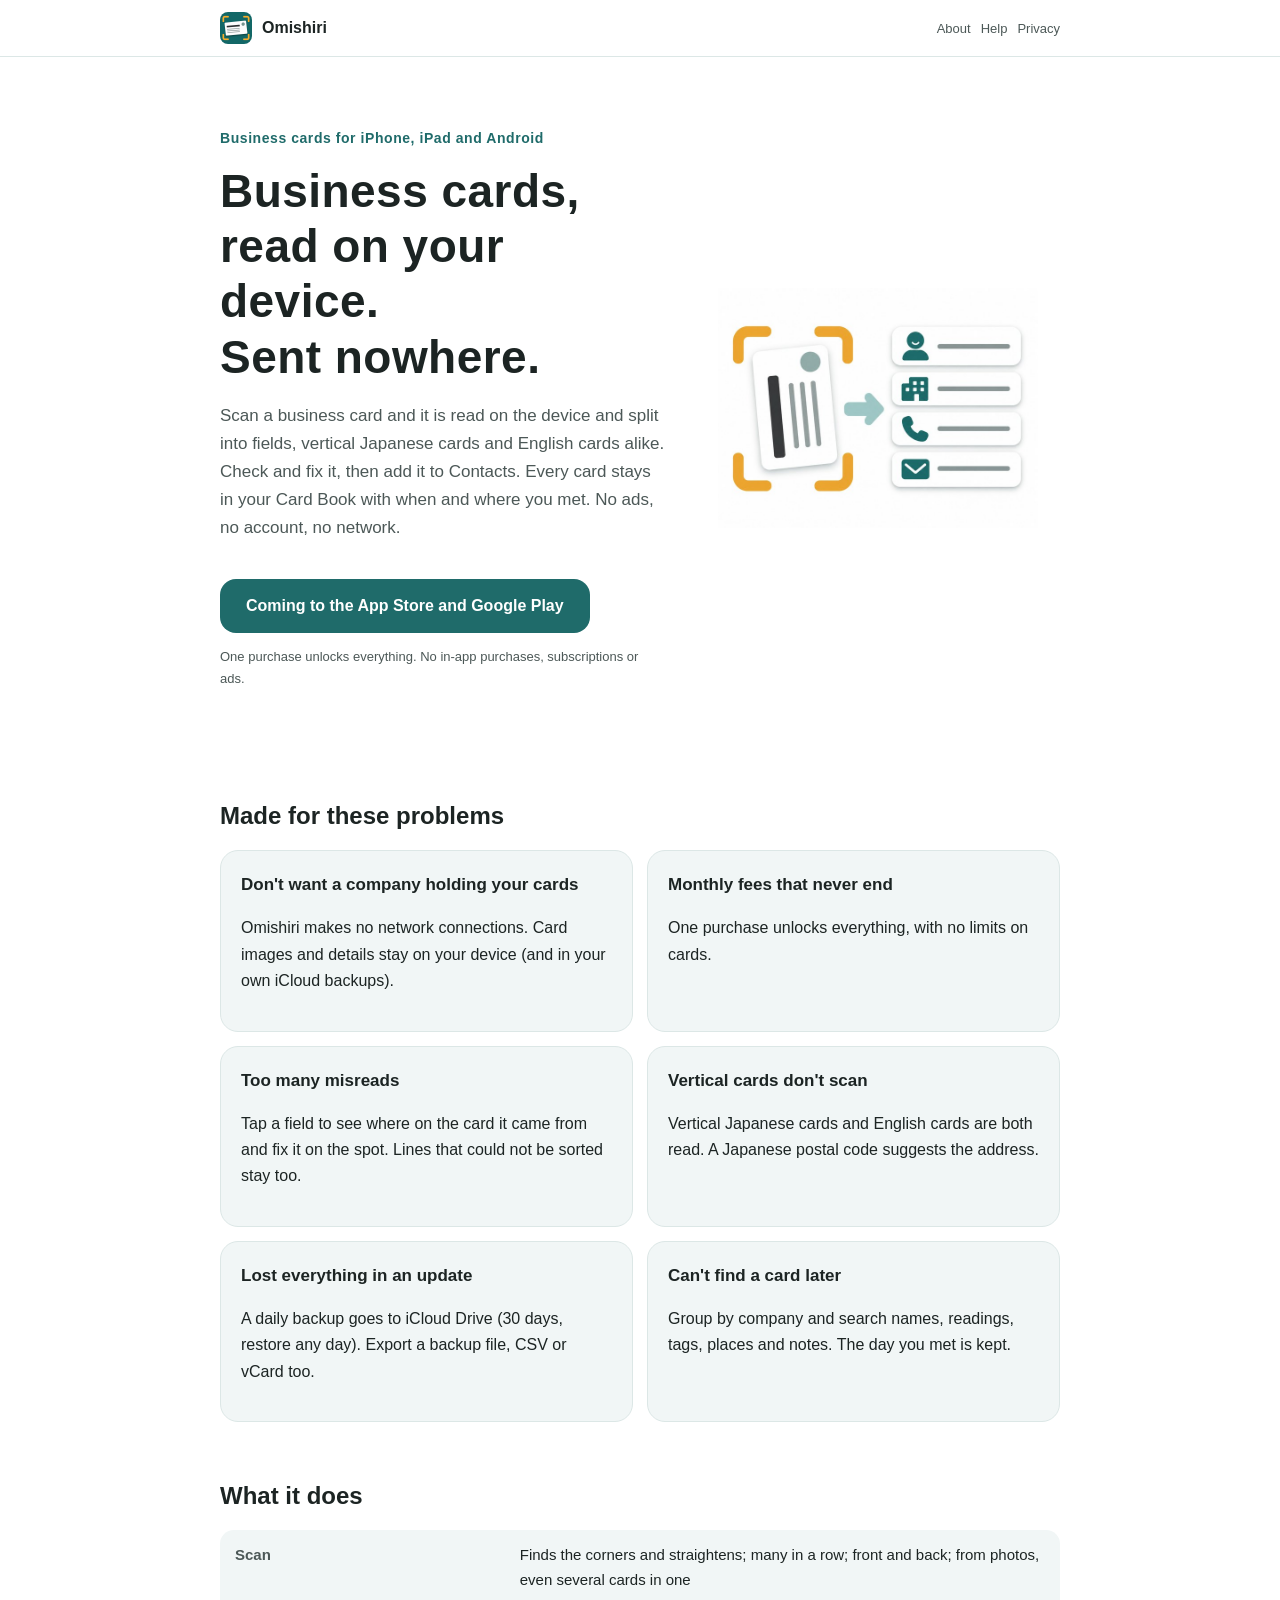
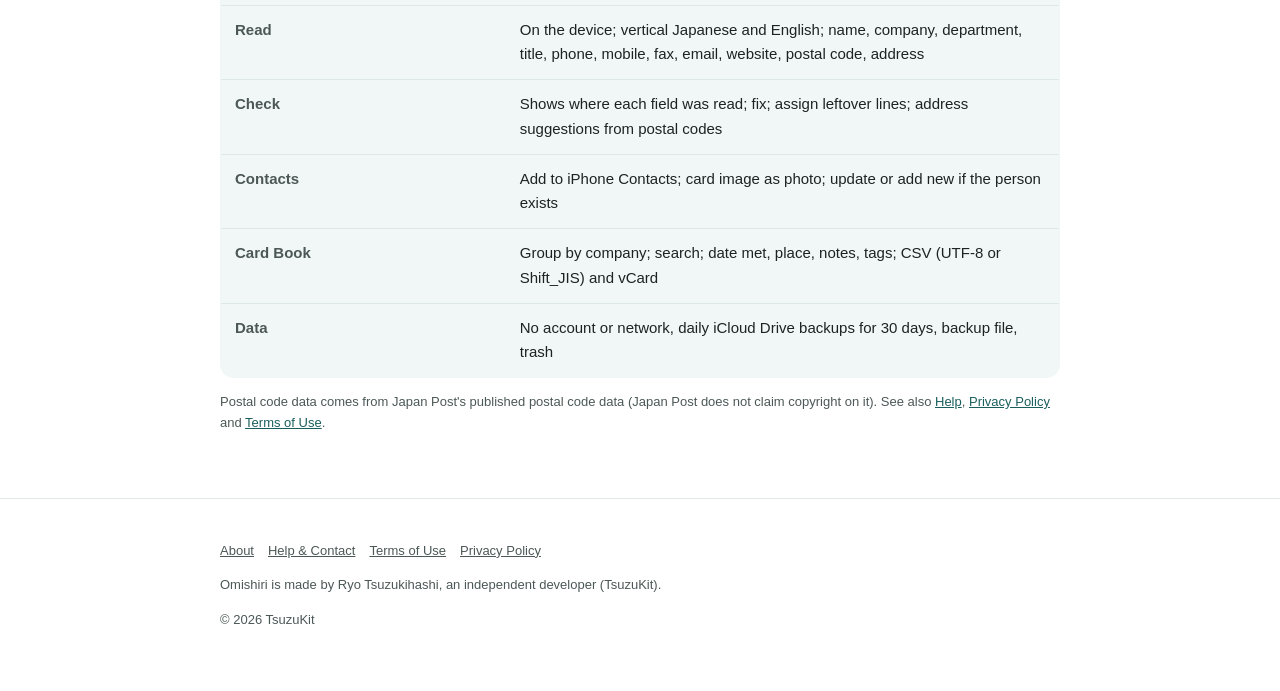
<file: index.html>
<!DOCTYPE html>
<html lang="ja" data-title-ja="おみしり｜名刺を端末の中で読んで連絡先へ・名刺帳" data-title-en="Omishiri | Scan business cards on your device">
<head>
<meta charset="UTF-8">
<meta name="viewport" content="width=device-width, initial-scale=1">
<script>(function(){var l=navigator.languages&&navigator.languages.length?navigator.languages:[navigator.language||"ja"],p="en";for(var i=0;i<l.length;i++){var c=String(l[i]).toLowerCase();if(c.indexOf("ja")===0){p="ja";break}if(c.indexOf("en")===0){p="en";break}}var d=document.documentElement;d.lang=p;var t=d.getAttribute("data-title-"+p);if(t){document.title=t}})();</script>
<title>おみしり｜名刺を端末の中で読んで連絡先へ・名刺帳</title>
<meta name="description" content="名刺を撮って端末の中で読み取り、確かめてから連絡先に入れるアプリ。縦書きの名刺も英語の名刺も。名刺帳に会った日と場所が残る。広告なし・通信なしの買い切り。 / Scan business cards, read them on the device, check them and add them to Contacts. Vertical Japanese and English cards. A Card Book with when and where you met. No ads, no network.">
<meta property="og:title" content="おみしり｜名刺を端末の中で読んで連絡先へ・名刺帳">
<meta property="og:description" content="名刺を撮って端末の中で読み取り、確かめてから連絡先に入れるアプリ。縦書きの名刺も英語の名刺も。名刺帳に会った日と場所が残る。広告なし・通信なしの買い切り。">
<meta property="og:type" content="website">
<meta property="og:url" content="https://omishiri.tsuzukit.com/">
<meta property="og:image" content="https://omishiri.tsuzukit.com/assets/og.jpg">
<link rel="icon" href="assets/icon.png">
<link rel="apple-touch-icon" href="assets/icon.png">
<link rel="stylesheet" href="style.css">
</head>
<body>
<div data-l="ja" lang="ja">
<header class="site"><div class="wrap">
<a class="brand" href="./"><img src="assets/icon.png" alt="" width="32" height="32">おみしり</a>
<nav class="site"><a href="./">紹介</a><a href="support.html">使い方</a><a href="privacy.html">プライバシー</a></nav>
</div></header>
<main class="wrap">
<section class="hero">
<div>
<p class="eyebrow">iPhone・iPad・Android の名刺アプリ</p>
<h1>名刺は、端末の中で読む。<br>どこにも送らない。</h1>
<p class="lead">名刺を撮ると、端末の中で読み取って項目に分けます。縦書きの名刺も英語の名刺も。確かめて直してから、連絡先に入れられます。名刺は名刺帳に、会った日と場所といっしょに残ります。広告も登録も通信もありません。</p>
<a class="cta" href="#store" id="store">App Store・Google Play で配信予定</a>
<p class="note">買い切りで全部の機能が使えます。アプリ内課金・サブスクリプション・広告はありません。</p>
</div>
<img src="assets/hero.jpg" alt="縦書きの名刺を読み取りの枠で囲み、名前・会社・電話・メールの項目に分けるイラスト" width="360">
</section>

<h2>こんな困りごとのために</h2>
<div class="grid two">
<div class="card"><h3>名刺の情報を会社に預けたくない</h3><p>おみしりは通信をしません。名刺の画像も中身も、端末の中（とあなたの iCloud の控え）だけにあります。</p></div>
<div class="card"><h3>月額の支払いが続く</h3><p>買い切りで全部の機能が使えます。人数や枚数の上限もありません。</p></div>
<div class="card"><h3>読み間違いが多い</h3><p>項目を押すと、名刺のどこから読んだかを囲んで見せます。その場で直せて、分けられなかった行も残ります。</p></div>
<div class="card"><h3>縦書きの名刺が読めない</h3><p>縦書きの名刺も、英語の名刺も読みます。郵便番号からは住所の候補も出します。</p></div>
<div class="card"><h3>更新や機種変更で消えた</h3><p>毎日の控えを iCloud Drive に置きます（30日・どの日にも戻せます）。控えのファイル・CSV・vCard でも書き出せます。</p></div>
<div class="card"><h3>あとで探せない</h3><p>会社でまとめ、名前・ふりがな・タグ・会った場所・メモで探せます。会った日も残ります。</p></div>
</div>

<h2>できること</h2>
<table>
<tr><th>撮る</th><td>四隅を見つけて傾きを直す・続けて何枚も・裏も・写真から（何枚も写った1枚も）</td></tr>
<tr><th>読む</th><td>端末の中で・縦書きと英語も・名前・会社・部署・役職・電話・携帯・FAX・メール・URL・郵便番号・住所</td></tr>
<tr><th>確かめる</th><td>読んだ場所を囲んで見せる・直す・そのほかの行を項目に・郵便番号から住所の候補</td></tr>
<tr><th>連絡先</th><td>iPhone の連絡先に入れる・名刺の画像を写真に・同じ人がいれば新しくするか別に入れる</td></tr>
<tr><th>名刺帳</th><td>会社でまとめる・検索・会った日・場所・メモ・タグ・CSV（UTF-8・Shift_JIS）と vCard</td></tr>
<tr><th>データ</th><td>登録・通信なし・iCloud Drive に毎日の控え 30日・控えのファイル・ゴミ箱</td></tr>
</table>
<p class="note">郵便番号のデータは、日本郵便が公開している郵便番号データ（日本郵便は郵便番号データの著作権を主張していません）をもとにしています。<a href="support.html">使い方</a>・<a href="privacy.html">プライバシーポリシー</a>・<a href="terms.html">利用規約</a>もご覧ください。</p>
</main>
<footer class="site"><div class="wrap">
<p><a href="./">紹介</a><a href="support.html">使い方とお問い合わせ</a><a href="terms.html">利用規約</a><a href="privacy.html">プライバシーポリシー</a></p>
<p>おみしりは、個人開発者の續橋涼（TsuzuKit）が作っているアプリです。</p>
<p>© 2026 TsuzuKit</p>
</div></footer>
</div>
<div data-l="en" lang="en">
<header class="site"><div class="wrap">
<a class="brand" href="./"><img src="assets/icon.png" alt="" width="32" height="32">Omishiri</a>
<nav class="site"><a href="./">About</a><a href="support.html">Help</a><a href="privacy.html">Privacy</a></nav>
</div></header>
<main class="wrap">
<section class="hero">
<div>
<p class="eyebrow">Business cards for iPhone, iPad and Android</p>
<h1>Business cards, read on your device.<br>Sent nowhere.</h1>
<p class="lead">Scan a business card and it is read on the device and split into fields, vertical Japanese cards and English cards alike. Check and fix it, then add it to Contacts. Every card stays in your Card Book with when and where you met. No ads, no account, no network.</p>
<a class="cta" href="#store" id="store">Coming to the App Store and Google Play</a>
<p class="note">One purchase unlocks everything. No in-app purchases, subscriptions or ads.</p>
</div>
<img src="assets/hero.jpg" alt="Illustration of a vertical business card inside a scanning frame, split into name, company, phone and email fields" width="360">
</section>

<h2>Made for these problems</h2>
<div class="grid two">
<div class="card"><h3>Don't want a company holding your cards</h3><p>Omishiri makes no network connections. Card images and details stay on your device (and in your own iCloud backups).</p></div>
<div class="card"><h3>Monthly fees that never end</h3><p>One purchase unlocks everything, with no limits on cards.</p></div>
<div class="card"><h3>Too many misreads</h3><p>Tap a field to see where on the card it came from and fix it on the spot. Lines that could not be sorted stay too.</p></div>
<div class="card"><h3>Vertical cards don't scan</h3><p>Vertical Japanese cards and English cards are both read. A Japanese postal code suggests the address.</p></div>
<div class="card"><h3>Lost everything in an update</h3><p>A daily backup goes to iCloud Drive (30 days, restore any day). Export a backup file, CSV or vCard too.</p></div>
<div class="card"><h3>Can't find a card later</h3><p>Group by company and search names, readings, tags, places and notes. The day you met is kept.</p></div>
</div>

<h2>What it does</h2>
<table>
<tr><th>Scan</th><td>Finds the corners and straightens; many in a row; front and back; from photos, even several cards in one</td></tr>
<tr><th>Read</th><td>On the device; vertical Japanese and English; name, company, department, title, phone, mobile, fax, email, website, postal code, address</td></tr>
<tr><th>Check</th><td>Shows where each field was read; fix; assign leftover lines; address suggestions from postal codes</td></tr>
<tr><th>Contacts</th><td>Add to iPhone Contacts; card image as photo; update or add new if the person exists</td></tr>
<tr><th>Card Book</th><td>Group by company; search; date met, place, notes, tags; CSV (UTF-8 or Shift_JIS) and vCard</td></tr>
<tr><th>Data</th><td>No account or network, daily iCloud Drive backups for 30 days, backup file, trash</td></tr>
</table>
<p class="note">Postal code data comes from Japan Post's published postal code data (Japan Post does not claim copyright on it). See also <a href="support.html">Help</a>, <a href="privacy.html">Privacy Policy</a> and <a href="terms.html">Terms of Use</a>.</p>
</main>
<footer class="site"><div class="wrap">
<p><a href="./">About</a><a href="support.html">Help & Contact</a><a href="terms.html">Terms of Use</a><a href="privacy.html">Privacy Policy</a></p>
<p>Omishiri is made by Ryo Tsuzukihashi, an independent developer (TsuzuKit).</p>
<p>© 2026 TsuzuKit</p>
</div></footer>
</div>
</body>
</html>
</file>
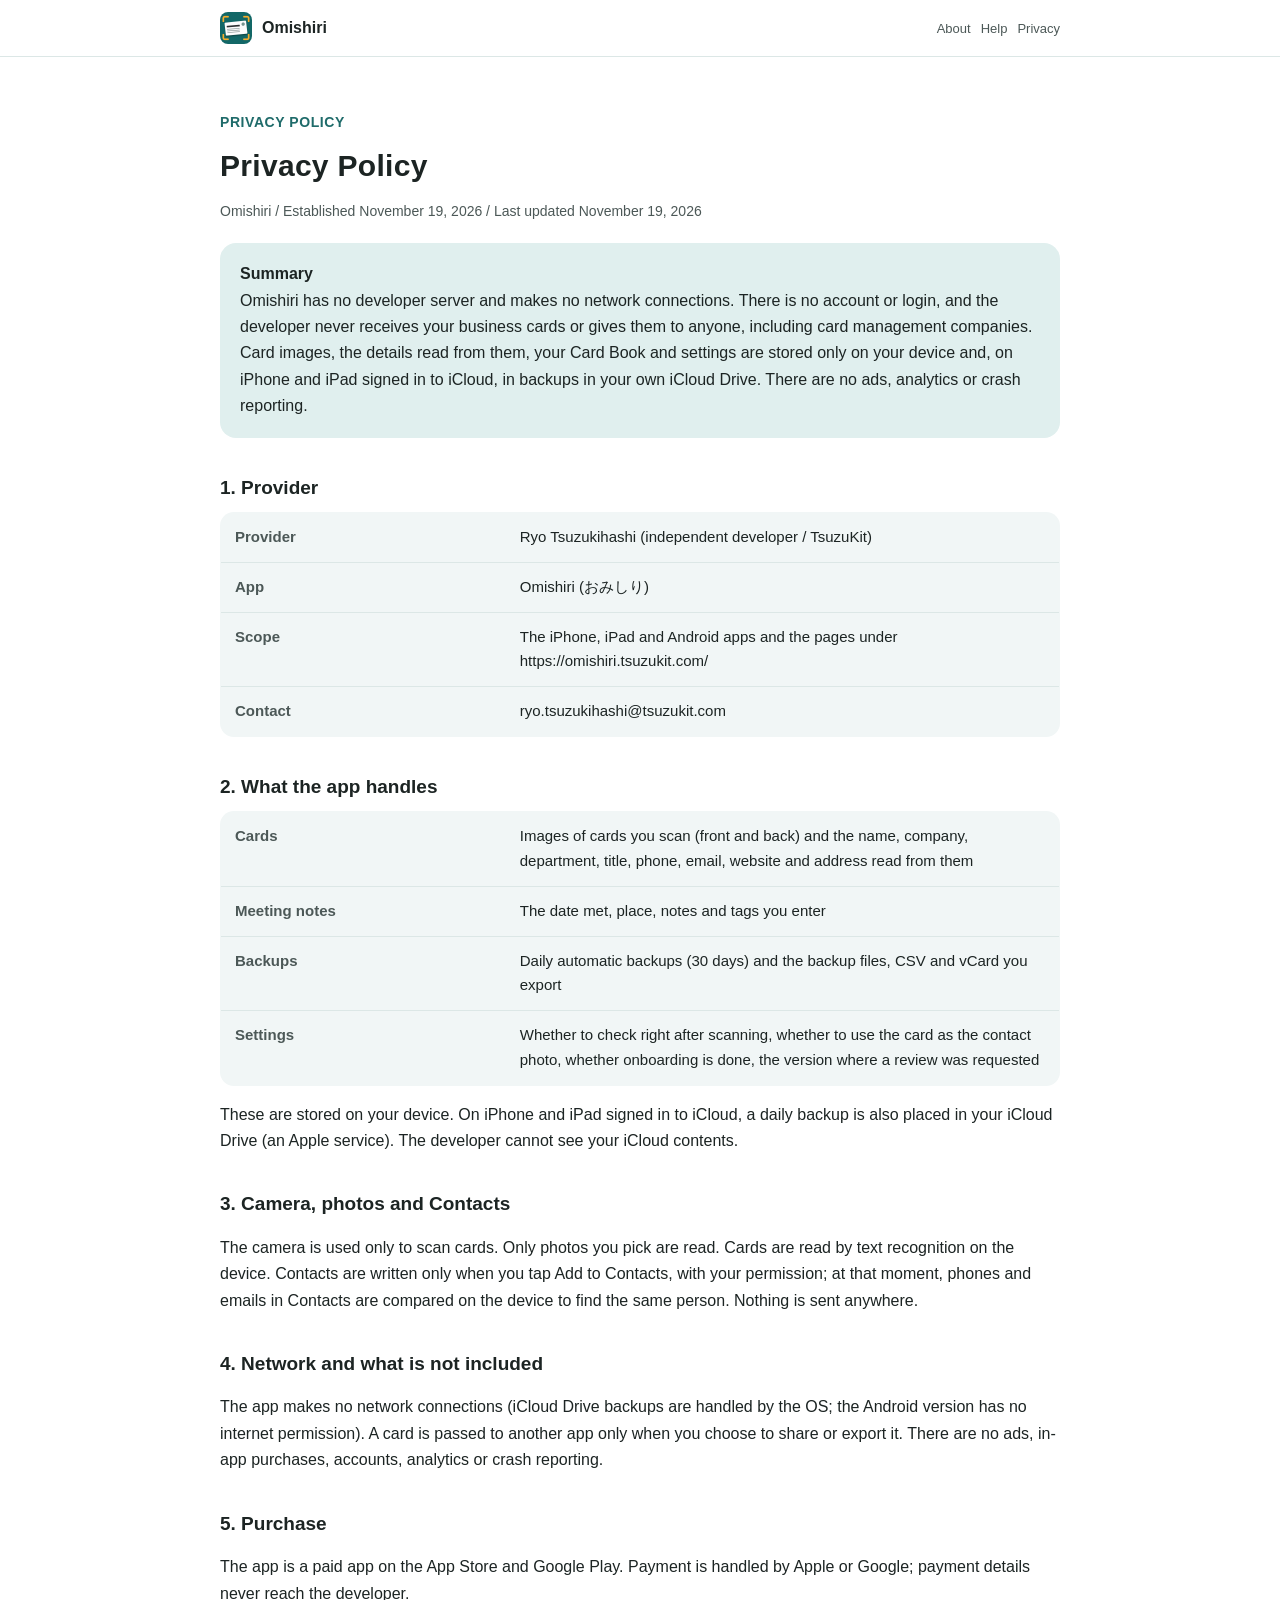
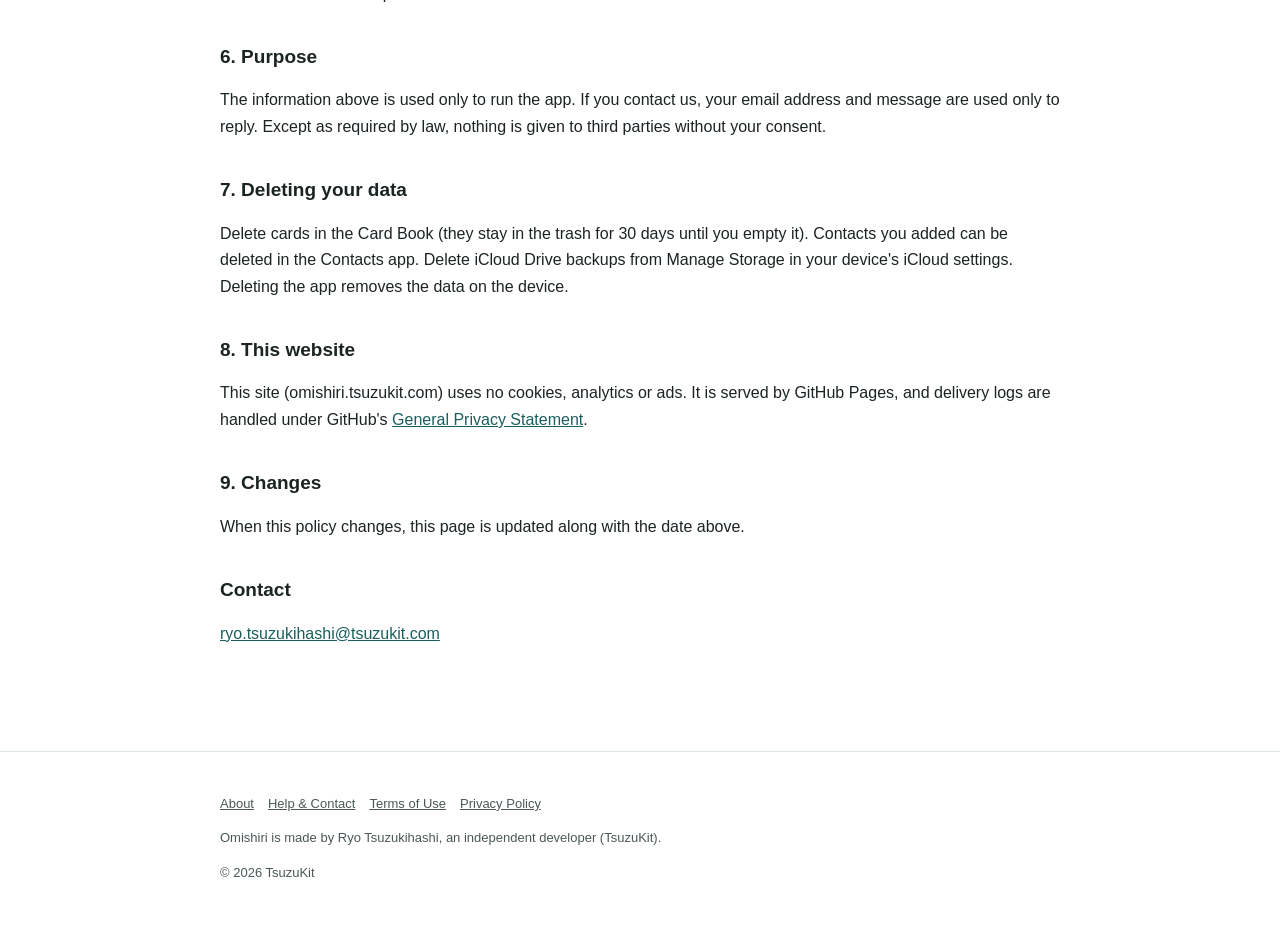
<file: privacy.html>
<!DOCTYPE html>
<html lang="ja" data-title-ja="プライバシーポリシー - おみしり" data-title-en="Privacy Policy - Omishiri">
<head>
<meta charset="UTF-8">
<meta name="viewport" content="width=device-width, initial-scale=1">
<script>(function(){var l=navigator.languages&&navigator.languages.length?navigator.languages:[navigator.language||"ja"],p="en";for(var i=0;i<l.length;i++){var c=String(l[i]).toLowerCase();if(c.indexOf("ja")===0){p="ja";break}if(c.indexOf("en")===0){p="en";break}}var d=document.documentElement;d.lang=p;var t=d.getAttribute("data-title-"+p);if(t){document.title=t}})();</script>
<title>プライバシーポリシー - おみしり</title>
<meta name="description" content="おみしりのプライバシーポリシー。開発者は個人情報を集めず、アプリは通信しません。名刺は端末と、あなたの iCloud の控えの中だけに保存します。 / Privacy Policy for Omishiri. The developer collects no personal information and the app makes no network connections. Your cards stay on your device and in your own iCloud backups.">
<meta property="og:title" content="プライバシーポリシー - おみしり">
<meta property="og:description" content="おみしりのプライバシーポリシー。開発者は個人情報を集めず、アプリは通信しません。名刺は端末と、あなたの iCloud の控えの中だけに保存します。">
<meta property="og:type" content="website">
<meta property="og:url" content="https://omishiri.tsuzukit.com/privacy.html">
<meta property="og:image" content="https://omishiri.tsuzukit.com/assets/og.jpg">
<link rel="icon" href="assets/icon.png">
<link rel="apple-touch-icon" href="assets/icon.png">
<link rel="stylesheet" href="style.css">
</head>
<body>
<div data-l="ja" lang="ja">
<header class="site"><div class="wrap">
<a class="brand" href="./"><img src="assets/icon.png" alt="" width="32" height="32">おみしり</a>
<nav class="site"><a href="./">紹介</a><a href="support.html">使い方</a><a href="privacy.html">プライバシー</a></nav>
</div></header>
<main class="wrap">
<article class="doc">
<p class="eyebrow">PRIVACY POLICY</p>
<h1>プライバシーポリシー</h1>
<p class="meta">おみしり／制定日 2026年11月19日／改定日 2026年11月19日</p>
<div class="summary"><strong>このポリシーの要旨</strong><br>おみしりは、開発者のサーバーを持たず、通信もしないアプリです。アカウント登録やログインはなく、開発者があなたの名刺を受け取ることはありません。第三者（名刺管理の会社を含む）に渡すこともありません。名刺の画像・読んだ項目・名刺帳・設定は、端末の中と、iCloud に入っている iPhone・iPad ではあなたの iCloud Drive の控えの中だけに保存します。広告、分析ツール、クラッシュを報告する仕組みは入れていません。</div>
<h2>1. 提供者</h2>
<table>
<tr><th>提供者</th><td>續橋涼（個人開発者 / TsuzuKit）</td></tr>
<tr><th>アプリ名</th><td>おみしり（英語名 Omishiri）</td></tr>
<tr><th>対象</th><td>iPhone・iPad・Android 向けアプリと、このページを含む https://omishiri.tsuzukit.com/ 配下のページ</td></tr>
<tr><th>連絡先</th><td>ryo.tsuzukihashi@tsuzukit.com</td></tr>
</table>
<h2>2. アプリが扱うもの</h2>
<table>
<tr><th>名刺</th><td>あなたが撮った名刺の画像（表と裏）と、そこから読んだ名前・会社・部署・役職・電話・メール・URL・住所</td></tr>
<tr><th>会った記録</th><td>あなたが入れた会った日・場所・メモ・タグ</td></tr>
<tr><th>控え</th><td>毎日の自動の控え（30日）と、あなたが書き出した控えのファイル・CSV・vCard</td></tr>
<tr><th>アプリの設定</th><td>撮ったあとすぐ確かめるか・連絡先の写真にするか・案内を終えたかどうか・レビューのお願いを出した版</td></tr>
</table>
<p>これらは端末の中に保存します。iCloud に入っている iPhone・iPad では、毎日の控えをあなたの iCloud Drive にも置きます（Apple のサービス）。開発者は、あなたの iCloud の中身を見ることはできません。</p>
<h2>3. カメラ・写真・連絡先</h2>
<p>カメラは名刺を撮るときだけ使います。写真は、ピッカーであなたが選んだものだけを読みます。名刺の読み取りは、端末の中の文字認識で行います。連絡先は、あなたが［連絡先に入れる］を押したときにだけ、許可をもらって書きこみます。同じ人がいるかを見るために、そのときに連絡先の電話とメールを端末の中で照らし合わせます。どれも、どこにも送りません。</p>
<h2>4. 通信と、入れていないもの</h2>
<p>本アプリは通信をしません（iCloud Drive の控えは OS が扱います。Android 版はインターネットの権限を持ちません）。名刺をほかのアプリに渡すのは、あなたが共有や書き出しを選んだときだけです。広告・アプリ内課金・アカウント登録・分析ツール・クラッシュの報告は入れていません。</p>
<h2>5. 購入</h2>
<p>本アプリは App Store と Google Play の有料アプリです。お支払いは Apple・Google が処理し、支払いの情報は開発者には届きません。</p>
<h2>6. 情報を使う目的</h2>
<p>上のものは、アプリを動かすためだけに使います。お問い合わせをいただいたときは、メールアドレスと内容をお返事のためだけに使います。法令にもとづく場合を除き、本人の同意なく第三者に渡すことはありません。</p>
<h2>7. 消したいとき</h2>
<p>名刺は名刺帳の画面で消せます（ゴミ箱に30日あり、ゴミ箱を空にすると消えます）。連絡先に入れたものは、iPhone の連絡先のアプリで消せます。iCloud Drive の控えは、端末の設定の iCloud の「ストレージを管理」から消せます。アプリを消すと、端末の中のデータは消えます。</p>
<h2>8. このウェブサイトについて</h2>
<p>このサイト（omishiri.tsuzukit.com）は、Cookie も、アクセスを計測する仕組みも、広告も使っていません。サイトは GitHub Pages で配信しており、配信の記録は GitHub の <a href="https://docs.github.com/ja/site-policy/privacy-policies/github-general-privacy-statement">プライバシーについての声明</a> に沿って扱われます。</p>
<h2>9. 改定</h2>
<p>このポリシーを変えるときは、このページを書きかえ、上の改定日を新しくします。</p>
<h2>お問い合わせ</h2>
<p><a href="mailto:ryo.tsuzukihashi@tsuzukit.com">ryo.tsuzukihashi@tsuzukit.com</a></p>
</article>
</main>
<footer class="site"><div class="wrap">
<p><a href="./">紹介</a><a href="support.html">使い方とお問い合わせ</a><a href="terms.html">利用規約</a><a href="privacy.html">プライバシーポリシー</a></p>
<p>おみしりは、個人開発者の續橋涼（TsuzuKit）が作っているアプリです。</p>
<p>© 2026 TsuzuKit</p>
</div></footer>
</div>
<div data-l="en" lang="en">
<header class="site"><div class="wrap">
<a class="brand" href="./"><img src="assets/icon.png" alt="" width="32" height="32">Omishiri</a>
<nav class="site"><a href="./">About</a><a href="support.html">Help</a><a href="privacy.html">Privacy</a></nav>
</div></header>
<main class="wrap">
<article class="doc">
<p class="eyebrow">PRIVACY POLICY</p>
<h1>Privacy Policy</h1>
<p class="meta">Omishiri / Established November 19, 2026 / Last updated November 19, 2026</p>
<div class="summary"><strong>Summary</strong><br>Omishiri has no developer server and makes no network connections. There is no account or login, and the developer never receives your business cards or gives them to anyone, including card management companies. Card images, the details read from them, your Card Book and settings are stored only on your device and, on iPhone and iPad signed in to iCloud, in backups in your own iCloud Drive. There are no ads, analytics or crash reporting.</div>
<h2>1. Provider</h2>
<table>
<tr><th>Provider</th><td>Ryo Tsuzukihashi (independent developer / TsuzuKit)</td></tr>
<tr><th>App</th><td>Omishiri (おみしり)</td></tr>
<tr><th>Scope</th><td>The iPhone, iPad and Android apps and the pages under https://omishiri.tsuzukit.com/</td></tr>
<tr><th>Contact</th><td>ryo.tsuzukihashi@tsuzukit.com</td></tr>
</table>
<h2>2. What the app handles</h2>
<table>
<tr><th>Cards</th><td>Images of cards you scan (front and back) and the name, company, department, title, phone, email, website and address read from them</td></tr>
<tr><th>Meeting notes</th><td>The date met, place, notes and tags you enter</td></tr>
<tr><th>Backups</th><td>Daily automatic backups (30 days) and the backup files, CSV and vCard you export</td></tr>
<tr><th>Settings</th><td>Whether to check right after scanning, whether to use the card as the contact photo, whether onboarding is done, the version where a review was requested</td></tr>
</table>
<p>These are stored on your device. On iPhone and iPad signed in to iCloud, a daily backup is also placed in your iCloud Drive (an Apple service). The developer cannot see your iCloud contents.</p>
<h2>3. Camera, photos and Contacts</h2>
<p>The camera is used only to scan cards. Only photos you pick are read. Cards are read by text recognition on the device. Contacts are written only when you tap Add to Contacts, with your permission; at that moment, phones and emails in Contacts are compared on the device to find the same person. Nothing is sent anywhere.</p>
<h2>4. Network and what is not included</h2>
<p>The app makes no network connections (iCloud Drive backups are handled by the OS; the Android version has no internet permission). A card is passed to another app only when you choose to share or export it. There are no ads, in-app purchases, accounts, analytics or crash reporting.</p>
<h2>5. Purchase</h2>
<p>The app is a paid app on the App Store and Google Play. Payment is handled by Apple or Google; payment details never reach the developer.</p>
<h2>6. Purpose</h2>
<p>The information above is used only to run the app. If you contact us, your email address and message are used only to reply. Except as required by law, nothing is given to third parties without your consent.</p>
<h2>7. Deleting your data</h2>
<p>Delete cards in the Card Book (they stay in the trash for 30 days until you empty it). Contacts you added can be deleted in the Contacts app. Delete iCloud Drive backups from Manage Storage in your device's iCloud settings. Deleting the app removes the data on the device.</p>
<h2>8. This website</h2>
<p>This site (omishiri.tsuzukit.com) uses no cookies, analytics or ads. It is served by GitHub Pages, and delivery logs are handled under GitHub's <a href="https://docs.github.com/en/site-policy/privacy-policies/github-general-privacy-statement">General Privacy Statement</a>.</p>
<h2>9. Changes</h2>
<p>When this policy changes, this page is updated along with the date above.</p>
<h2>Contact</h2>
<p><a href="mailto:ryo.tsuzukihashi@tsuzukit.com">ryo.tsuzukihashi@tsuzukit.com</a></p>
</article>
</main>
<footer class="site"><div class="wrap">
<p><a href="./">About</a><a href="support.html">Help & Contact</a><a href="terms.html">Terms of Use</a><a href="privacy.html">Privacy Policy</a></p>
<p>Omishiri is made by Ryo Tsuzukihashi, an independent developer (TsuzuKit).</p>
<p>© 2026 TsuzuKit</p>
</div></footer>
</div>
</body>
</html>
</file>
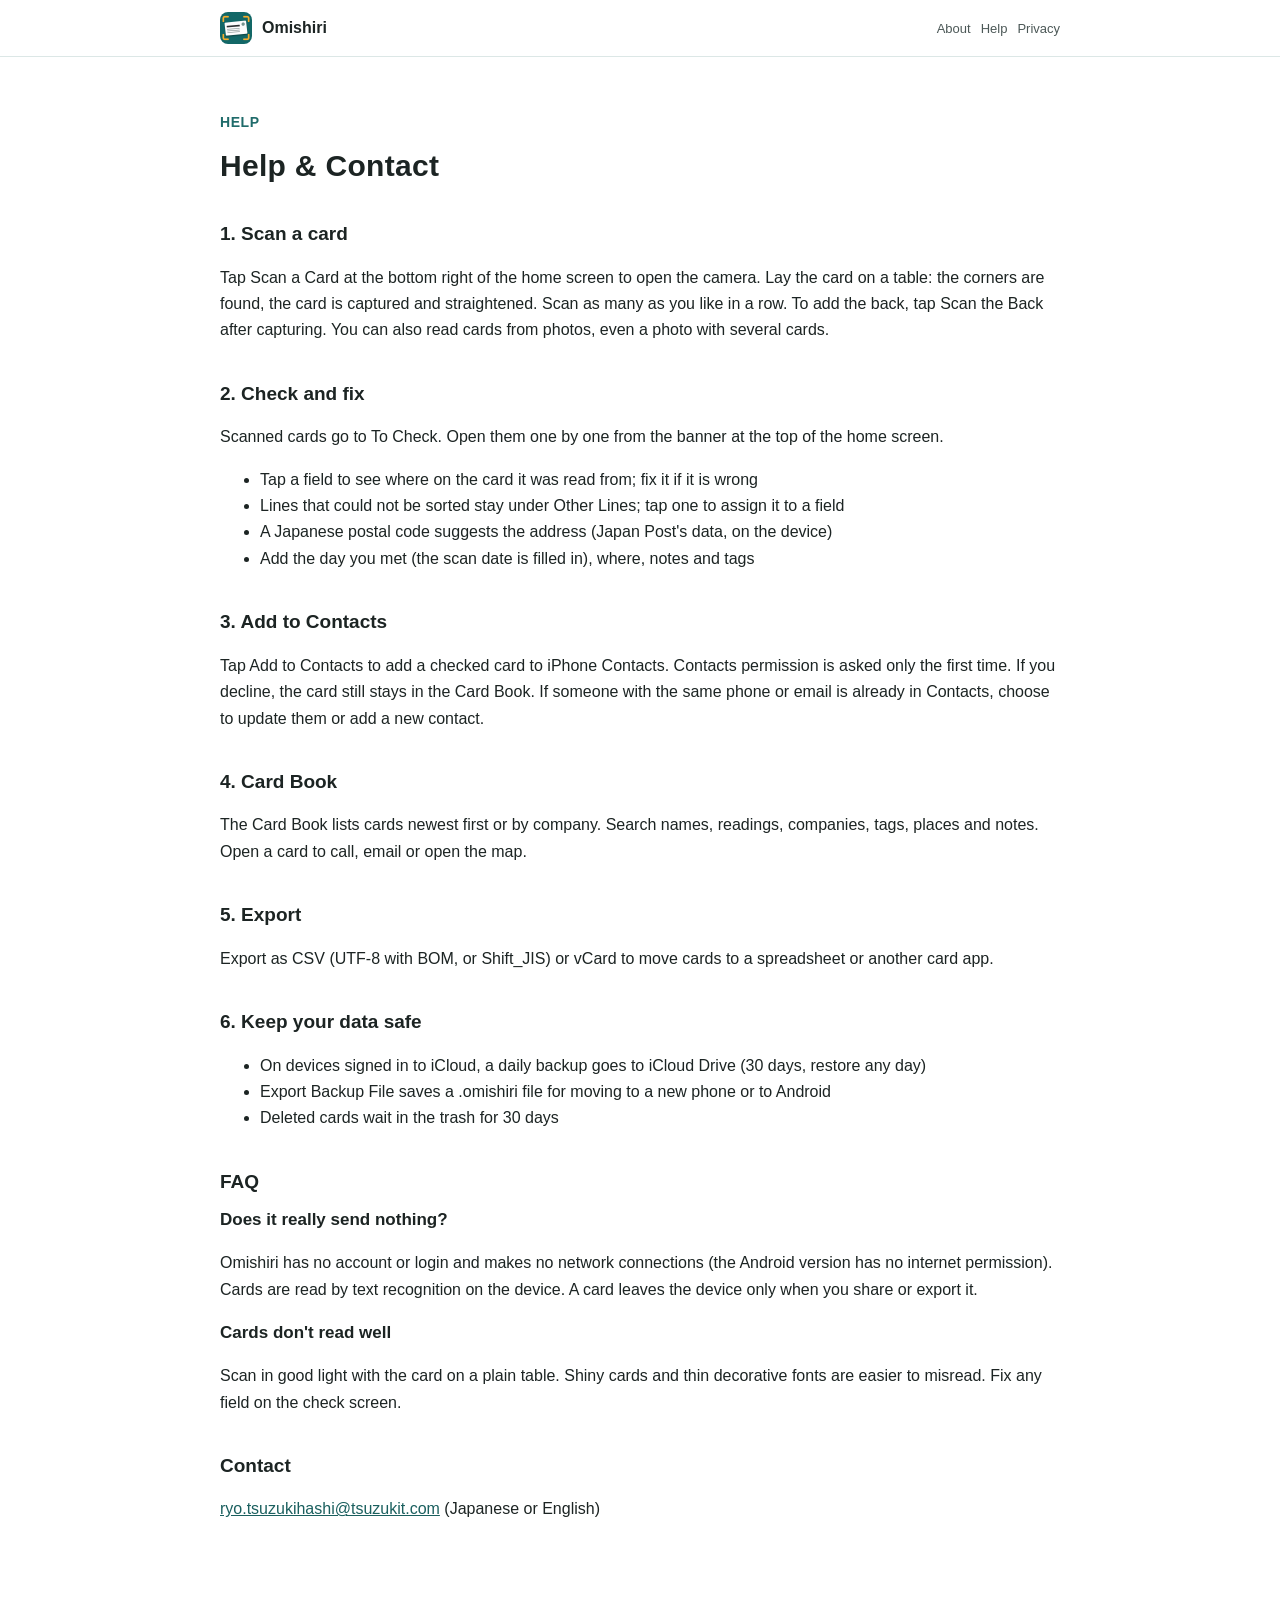
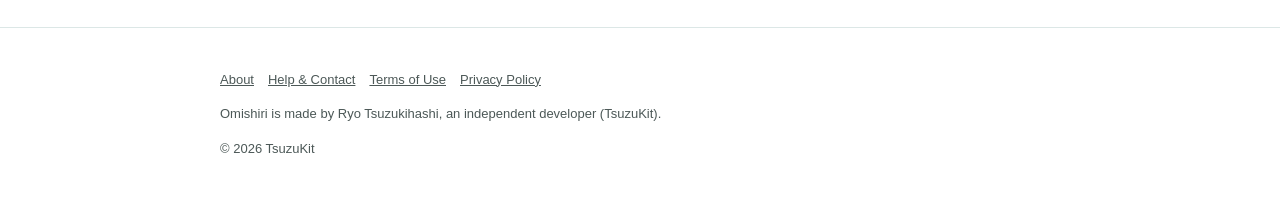
<file: support.html>
<!DOCTYPE html>
<html lang="ja" data-title-ja="使い方とお問い合わせ - おみしり" data-title-en="Help &amp; Contact - Omishiri">
<head>
<meta charset="UTF-8">
<meta name="viewport" content="width=device-width, initial-scale=1">
<script>(function(){var l=navigator.languages&&navigator.languages.length?navigator.languages:[navigator.language||"ja"],p="en";for(var i=0;i<l.length;i++){var c=String(l[i]).toLowerCase();if(c.indexOf("ja")===0){p="ja";break}if(c.indexOf("en")===0){p="en";break}}var d=document.documentElement;d.lang=p;var t=d.getAttribute("data-title-"+p);if(t){document.title=t}})();</script>
<title>使い方とお問い合わせ - おみしり</title>
<meta name="description" content="おみしりの使い方（撮る・確かめる・連絡先に入れる・名刺帳・書き出し・控え）とよくあるご質問、お問い合わせ。 / How to use Omishiri (scan, check, add to Contacts, Card Book, export, backups), FAQ and contact.">
<meta property="og:title" content="使い方とお問い合わせ - おみしり">
<meta property="og:description" content="おみしりの使い方（撮る・確かめる・連絡先に入れる・名刺帳・書き出し・控え）とよくあるご質問、お問い合わせ。">
<meta property="og:type" content="website">
<meta property="og:url" content="https://omishiri.tsuzukit.com/support.html">
<meta property="og:image" content="https://omishiri.tsuzukit.com/assets/og.jpg">
<link rel="icon" href="assets/icon.png">
<link rel="apple-touch-icon" href="assets/icon.png">
<link rel="stylesheet" href="style.css">
</head>
<body>
<div data-l="ja" lang="ja">
<header class="site"><div class="wrap">
<a class="brand" href="./"><img src="assets/icon.png" alt="" width="32" height="32">おみしり</a>
<nav class="site"><a href="./">紹介</a><a href="support.html">使い方</a><a href="privacy.html">プライバシー</a></nav>
</div></header>
<main class="wrap">
<article class="doc">
<p class="eyebrow">HELP</p>
<h1>使い方とお問い合わせ</h1>
<h2>1. 名刺を撮る</h2>
<p>ホームの右下の［名刺を撮る］で、カメラが開きます。名刺を机に置いて写すと、四隅を見つけて撮り、傾きを直します。続けて何枚も撮れます。裏も撮るときは、撮ったあとに［裏も撮る］を押します。写真のアプリにある名刺の写真（何枚も写った1枚でも）からも読めます。</p>
<h2>2. 確かめて直す</h2>
<p>撮った名刺は「確かめ待ち」に入ります。ホームの上の帯から1枚ずつ開きます。</p>
<ul>
<li>項目を押すと、名刺のどこから読んだかが囲まれて出ます。違っていたら、その場で直します</li>
<li>項目に分けられなかった行は「そのほかの行」に残ります。押すと、名前・会社などの項目に入れられます</li>
<li>郵便番号から、住所の候補が出ます（端末の中の日本郵便のデータ）</li>
<li>会った日（撮った日が入ります）・場所・メモ・タグも入れられます</li>
</ul>
<h2>3. 連絡先に入れる</h2>
<p>確かめた名刺は［連絡先に入れる］で、iPhone の連絡先に入ります。連絡先の許可は、初めて入れるときにだけ聞きます。断っても、名刺は名刺帳に残ります。同じ電話番号かメールの人がもう連絡先にいるときは、新しくするか、別に入れるかを選べます。</p>
<h2>4. 名刺帳</h2>
<p>ホームの名刺帳は、新しい順・会社ごとに並べられます。上の検索で、名前・ふりがな・会社・タグ・会った場所・メモを探せます。名刺を開くと、電話・メール・地図にそのまま進めます。</p>
<h2>5. 書き出す</h2>
<p>［書き出す］で、CSV（UTF-8〈BOM あり〉か Shift_JIS）か vCard にできます。表計算のアプリやほかの名刺管理に移すときに使えます。</p>
<h2>6. データを守る</h2>
<ul>
<li>iCloud に入っている端末では、毎日の控えを iCloud Drive に置きます（30日・どの日にも戻せます）</li>
<li>［控えのファイルを書き出す］で、ファイル（.omishiri）に保存できます。機種変更や Android との移し替えに使えます</li>
<li>消した名刺はゴミ箱に30日あります</li>
</ul>
<h2>よくあるご質問</h2>
<h3>本当にどこにも送らないのですか</h3>
<p>おみしりは登録もログインもなく、通信をしません（Android 版はインターネットの権限を持ちません）。読み取りは端末の中の文字認識で行います。名刺を送るのは、あなたが共有や書き出しを選んだときだけです。</p>
<h3>読み取りがうまくいきません</h3>
<p>明るい所で、名刺を無地の机に置いて撮ってください。光るカードや、細い飾りの字の名刺は読み違えやすくなります。読み違えた項目は、確かめの画面で直せます。</p>
<h2>お問い合わせ</h2>
<p><a href="mailto:ryo.tsuzukihashi@tsuzukit.com">ryo.tsuzukihashi@tsuzukit.com</a>（日本語・英語でお返事します）</p>
</article>
</main>
<footer class="site"><div class="wrap">
<p><a href="./">紹介</a><a href="support.html">使い方とお問い合わせ</a><a href="terms.html">利用規約</a><a href="privacy.html">プライバシーポリシー</a></p>
<p>おみしりは、個人開発者の續橋涼（TsuzuKit）が作っているアプリです。</p>
<p>© 2026 TsuzuKit</p>
</div></footer>
</div>
<div data-l="en" lang="en">
<header class="site"><div class="wrap">
<a class="brand" href="./"><img src="assets/icon.png" alt="" width="32" height="32">Omishiri</a>
<nav class="site"><a href="./">About</a><a href="support.html">Help</a><a href="privacy.html">Privacy</a></nav>
</div></header>
<main class="wrap">
<article class="doc">
<p class="eyebrow">HELP</p>
<h1>Help &amp; Contact</h1>
<h2>1. Scan a card</h2>
<p>Tap Scan a Card at the bottom right of the home screen to open the camera. Lay the card on a table: the corners are found, the card is captured and straightened. Scan as many as you like in a row. To add the back, tap Scan the Back after capturing. You can also read cards from photos, even a photo with several cards.</p>
<h2>2. Check and fix</h2>
<p>Scanned cards go to To Check. Open them one by one from the banner at the top of the home screen.</p>
<ul>
<li>Tap a field to see where on the card it was read from; fix it if it is wrong</li>
<li>Lines that could not be sorted stay under Other Lines; tap one to assign it to a field</li>
<li>A Japanese postal code suggests the address (Japan Post's data, on the device)</li>
<li>Add the day you met (the scan date is filled in), where, notes and tags</li>
</ul>
<h2>3. Add to Contacts</h2>
<p>Tap Add to Contacts to add a checked card to iPhone Contacts. Contacts permission is asked only the first time. If you decline, the card still stays in the Card Book. If someone with the same phone or email is already in Contacts, choose to update them or add a new contact.</p>
<h2>4. Card Book</h2>
<p>The Card Book lists cards newest first or by company. Search names, readings, companies, tags, places and notes. Open a card to call, email or open the map.</p>
<h2>5. Export</h2>
<p>Export as CSV (UTF-8 with BOM, or Shift_JIS) or vCard to move cards to a spreadsheet or another card app.</p>
<h2>6. Keep your data safe</h2>
<ul>
<li>On devices signed in to iCloud, a daily backup goes to iCloud Drive (30 days, restore any day)</li>
<li>Export Backup File saves a .omishiri file for moving to a new phone or to Android</li>
<li>Deleted cards wait in the trash for 30 days</li>
</ul>
<h2>FAQ</h2>
<h3>Does it really send nothing?</h3>
<p>Omishiri has no account or login and makes no network connections (the Android version has no internet permission). Cards are read by text recognition on the device. A card leaves the device only when you share or export it.</p>
<h3>Cards don't read well</h3>
<p>Scan in good light with the card on a plain table. Shiny cards and thin decorative fonts are easier to misread. Fix any field on the check screen.</p>
<h2>Contact</h2>
<p><a href="mailto:ryo.tsuzukihashi@tsuzukit.com">ryo.tsuzukihashi@tsuzukit.com</a> (Japanese or English)</p>
</article>
</main>
<footer class="site"><div class="wrap">
<p><a href="./">About</a><a href="support.html">Help & Contact</a><a href="terms.html">Terms of Use</a><a href="privacy.html">Privacy Policy</a></p>
<p>Omishiri is made by Ryo Tsuzukihashi, an independent developer (TsuzuKit).</p>
<p>© 2026 TsuzuKit</p>
</div></footer>
</div>
</body>
</html>
</file>
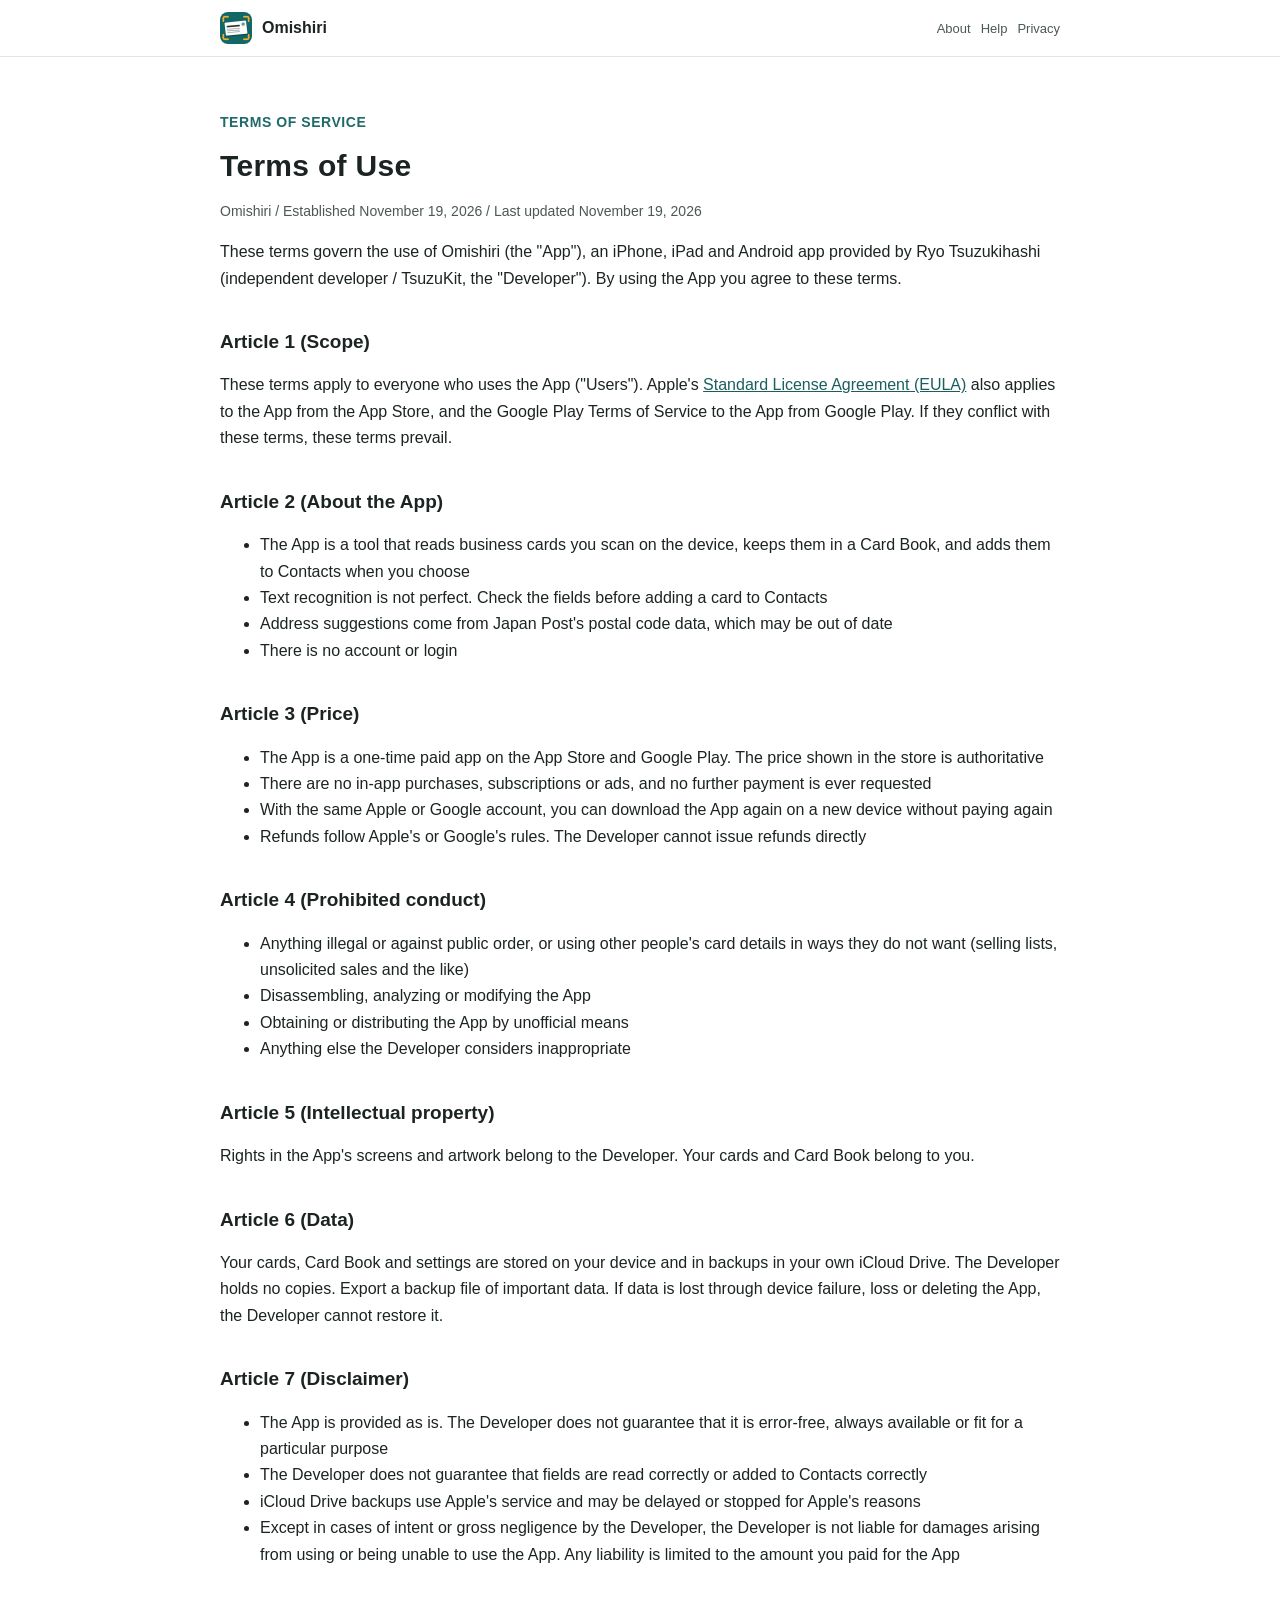
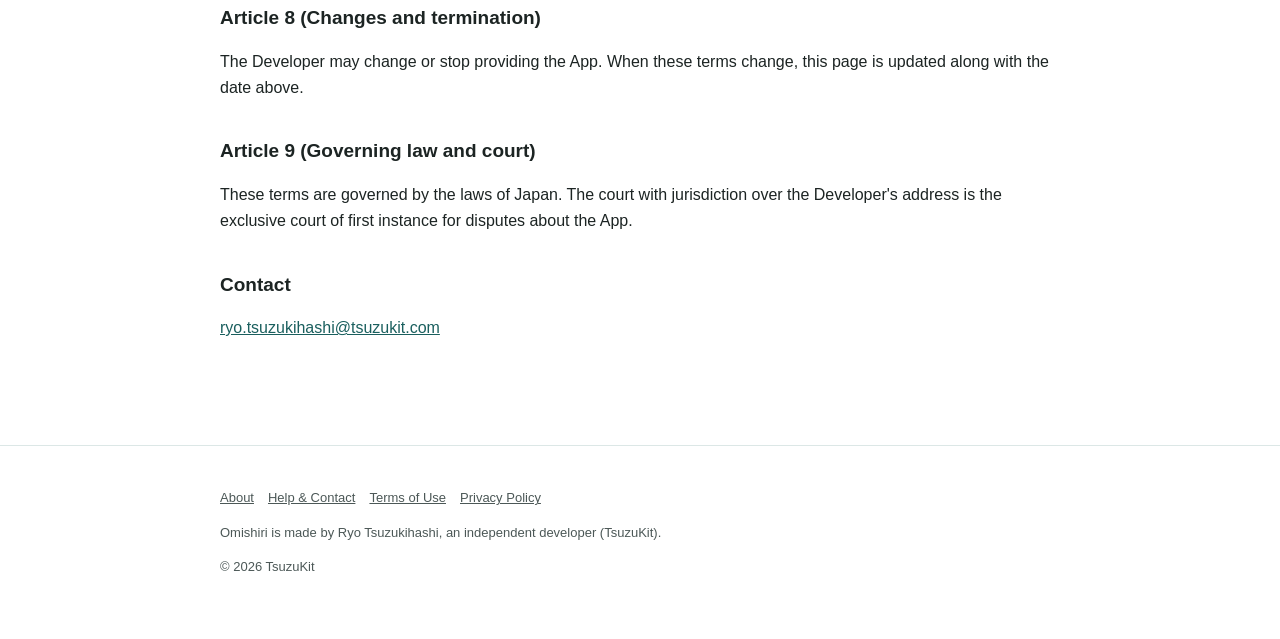
<file: terms.html>
<!DOCTYPE html>
<html lang="ja" data-title-ja="利用規約 - おみしり" data-title-en="Terms of Use - Omishiri">
<head>
<meta charset="UTF-8">
<meta name="viewport" content="width=device-width, initial-scale=1">
<script>(function(){var l=navigator.languages&&navigator.languages.length?navigator.languages:[navigator.language||"ja"],p="en";for(var i=0;i<l.length;i++){var c=String(l[i]).toLowerCase();if(c.indexOf("ja")===0){p="ja";break}if(c.indexOf("en")===0){p="en";break}}var d=document.documentElement;d.lang=p;var t=d.getAttribute("data-title-"+p);if(t){document.title=t}})();</script>
<title>利用規約 - おみしり</title>
<meta name="description" content="おみしりの利用規約。 / Terms of Use for Omishiri.">
<meta property="og:title" content="利用規約 - おみしり">
<meta property="og:description" content="おみしりの利用規約。">
<meta property="og:type" content="website">
<meta property="og:url" content="https://omishiri.tsuzukit.com/terms.html">
<meta property="og:image" content="https://omishiri.tsuzukit.com/assets/og.jpg">
<link rel="icon" href="assets/icon.png">
<link rel="apple-touch-icon" href="assets/icon.png">
<link rel="stylesheet" href="style.css">
</head>
<body>
<div data-l="ja" lang="ja">
<header class="site"><div class="wrap">
<a class="brand" href="./"><img src="assets/icon.png" alt="" width="32" height="32">おみしり</a>
<nav class="site"><a href="./">紹介</a><a href="support.html">使い方</a><a href="privacy.html">プライバシー</a></nav>
</div></header>
<main class="wrap">
<article class="doc">
<p class="eyebrow">TERMS OF SERVICE</p>
<h1>利用規約</h1>
<p class="meta">おみしり／制定日 2026年11月19日／改定日 2026年11月19日</p>
<p>この規約は、續橋涼（個人開発者 / TsuzuKit。以下「開発者」）が提供する iPhone・iPad・Android アプリ「おみしり」（以下「本アプリ」）を使うときの決まりです。本アプリを使った時点で、この規約に同意したものとします。</p>
<h2>第1条（適用）</h2>
<p>この規約は、本アプリを使うすべての方（以下「利用者」）に適用されます。App Store から入れた本アプリには、Apple が定める<a href="https://www.apple.com/legal/internet-services/itunes/dev/stdeula/">標準のライセンス契約（EULA）</a>も、Google Play から入れた本アプリには Google Play の利用規約も、あわせて適用されます。この規約とそれらが食い違うときは、この規約を優先します。</p>
<h2>第2条（本アプリについて）</h2>
<ul>
<li>本アプリは、利用者が撮った名刺を端末の中で読み取り、名刺帳に残し、利用者が選んだときに連絡先に入れる道具です</li>
<li>文字の読み取りは完全ではありません。連絡先に入れる前に、読んだ項目を利用者が確かめてください</li>
<li>郵便番号から出す住所の候補は、日本郵便の郵便番号データをもとにしたものです。データが古くなっていることがあります</li>
<li>アカウント登録やログインはありません</li>
</ul>
<h2>第3条（料金）</h2>
<ul>
<li>本アプリは、App Store・Google Play で購入する買い切りの有料アプリです。価格はストアに表示されるものが正です</li>
<li>アプリ内課金、サブスクリプション、広告はありません。購入したあとに追加の支払いを求めることはありません</li>
<li>同じ Apple アカウント・Google アカウントであれば、機種変更やアプリの入れ直しのときに、もう一度お支払いいただかずにダウンロードできます</li>
<li>返金は Apple・Google の規定に従います。開発者が直接返金することはできません</li>
</ul>
<h2>第4条（禁止事項）</h2>
<p>本アプリを使うとき、次のことをしてはいけません。</p>
<ul>
<li>法令や公序良俗に反すること、他人の名刺の情報を本人が望まない形で使うこと（名簿の販売・勝手な営業など）</li>
<li>本アプリを分解・解析・改変すること</li>
<li>本アプリを正規の方法以外で入手したり、配ったりすること</li>
<li>そのほか、開発者が不適切と判断すること</li>
</ul>
<h2>第5条（知的財産）</h2>
<p>本アプリの画面・絵についての権利は、開発者にあります。名刺と名刺帳の内容は、利用者のものです。</p>
<h2>第6条（データ）</h2>
<p>名刺・名刺帳・設定は、利用者の端末と、利用者の iCloud Drive の控えに保存されます。開発者はその控えを持っていません。大切なものは、控えのファイルも書き出しておいてください。端末の故障や紛失、アプリの削除などで消えても、開発者は元に戻すことができません。</p>
<h2>第7条（免責事項）</h2>
<ul>
<li>本アプリは、そのままの状態で提供します。開発者は、本アプリに誤りがないこと、いつでも使えること、特定の目的に合うことを保証しません</li>
<li>読み取った項目が正しいこと、連絡先に正しく入ることを、開発者は保証しません</li>
<li>iCloud Drive の控えは Apple のサービスを使うため、Apple の都合で遅れたり止まったりすることがあります</li>
<li>本アプリを使ったこと、または使えなかったことで利用者や周りの人に損害が生じても、開発者に故意または重大な過失がある場合を除き、開発者は責任を負いません。責任を負う場合も、利用者が本アプリに支払った金額を上限とします</li>
</ul>
<h2>第8条（変更と終了）</h2>
<p>開発者は、本アプリの内容を変えること、提供を終えることがあります。この規約を変えるときは、このページを書きかえ、上の改定日を新しくします。</p>
<h2>第9条（準拠法と裁判所）</h2>
<p>この規約は日本法に従います。本アプリについての争いは、開発者の住所地を管轄する裁判所を、第一審の専属的な合意管轄裁判所とします。</p>
<h2>お問い合わせ</h2>
<p><a href="mailto:ryo.tsuzukihashi@tsuzukit.com">ryo.tsuzukihashi@tsuzukit.com</a></p>
</article>
</main>
<footer class="site"><div class="wrap">
<p><a href="./">紹介</a><a href="support.html">使い方とお問い合わせ</a><a href="terms.html">利用規約</a><a href="privacy.html">プライバシーポリシー</a></p>
<p>おみしりは、個人開発者の續橋涼（TsuzuKit）が作っているアプリです。</p>
<p>© 2026 TsuzuKit</p>
</div></footer>
</div>
<div data-l="en" lang="en">
<header class="site"><div class="wrap">
<a class="brand" href="./"><img src="assets/icon.png" alt="" width="32" height="32">Omishiri</a>
<nav class="site"><a href="./">About</a><a href="support.html">Help</a><a href="privacy.html">Privacy</a></nav>
</div></header>
<main class="wrap">
<article class="doc">
<p class="eyebrow">TERMS OF SERVICE</p>
<h1>Terms of Use</h1>
<p class="meta">Omishiri / Established November 19, 2026 / Last updated November 19, 2026</p>
<p>These terms govern the use of Omishiri (the "App"), an iPhone, iPad and Android app provided by Ryo Tsuzukihashi (independent developer / TsuzuKit, the "Developer"). By using the App you agree to these terms.</p>
<h2>Article 1 (Scope)</h2>
<p>These terms apply to everyone who uses the App ("Users"). Apple's <a href="https://www.apple.com/legal/internet-services/itunes/dev/stdeula/">Standard License Agreement (EULA)</a> also applies to the App from the App Store, and the Google Play Terms of Service to the App from Google Play. If they conflict with these terms, these terms prevail.</p>
<h2>Article 2 (About the App)</h2>
<ul>
<li>The App is a tool that reads business cards you scan on the device, keeps them in a Card Book, and adds them to Contacts when you choose</li>
<li>Text recognition is not perfect. Check the fields before adding a card to Contacts</li>
<li>Address suggestions come from Japan Post's postal code data, which may be out of date</li>
<li>There is no account or login</li>
</ul>
<h2>Article 3 (Price)</h2>
<ul>
<li>The App is a one-time paid app on the App Store and Google Play. The price shown in the store is authoritative</li>
<li>There are no in-app purchases, subscriptions or ads, and no further payment is ever requested</li>
<li>With the same Apple or Google account, you can download the App again on a new device without paying again</li>
<li>Refunds follow Apple's or Google's rules. The Developer cannot issue refunds directly</li>
</ul>
<h2>Article 4 (Prohibited conduct)</h2>
<ul>
<li>Anything illegal or against public order, or using other people's card details in ways they do not want (selling lists, unsolicited sales and the like)</li>
<li>Disassembling, analyzing or modifying the App</li>
<li>Obtaining or distributing the App by unofficial means</li>
<li>Anything else the Developer considers inappropriate</li>
</ul>
<h2>Article 5 (Intellectual property)</h2>
<p>Rights in the App's screens and artwork belong to the Developer. Your cards and Card Book belong to you.</p>
<h2>Article 6 (Data)</h2>
<p>Your cards, Card Book and settings are stored on your device and in backups in your own iCloud Drive. The Developer holds no copies. Export a backup file of important data. If data is lost through device failure, loss or deleting the App, the Developer cannot restore it.</p>
<h2>Article 7 (Disclaimer)</h2>
<ul>
<li>The App is provided as is. The Developer does not guarantee that it is error-free, always available or fit for a particular purpose</li>
<li>The Developer does not guarantee that fields are read correctly or added to Contacts correctly</li>
<li>iCloud Drive backups use Apple's service and may be delayed or stopped for Apple's reasons</li>
<li>Except in cases of intent or gross negligence by the Developer, the Developer is not liable for damages arising from using or being unable to use the App. Any liability is limited to the amount you paid for the App</li>
</ul>
<h2>Article 8 (Changes and termination)</h2>
<p>The Developer may change or stop providing the App. When these terms change, this page is updated along with the date above.</p>
<h2>Article 9 (Governing law and court)</h2>
<p>These terms are governed by the laws of Japan. The court with jurisdiction over the Developer's address is the exclusive court of first instance for disputes about the App.</p>
<h2>Contact</h2>
<p><a href="mailto:ryo.tsuzukihashi@tsuzukit.com">ryo.tsuzukihashi@tsuzukit.com</a></p>
</article>
</main>
<footer class="site"><div class="wrap">
<p><a href="./">About</a><a href="support.html">Help & Contact</a><a href="terms.html">Terms of Use</a><a href="privacy.html">Privacy Policy</a></p>
<p>Omishiri is made by Ryo Tsuzukihashi, an independent developer (TsuzuKit).</p>
<p>© 2026 TsuzuKit</p>
</div></footer>
</div>
</body>
</html>
</file>
<file: style.css>
/* おみしり — 白い地・墨の文字・青緑の差し色（白の上で 4.5:1 以上） */
:root {
  --paper: #ffffff; --card: #f1f6f6; --ink: #1c2423; --sub: #4c5857; --line: #dce7e6;
  --vermilion: #1f6b6a; --vermilion-soft: #e0efee; --navy: #1a5f5e; --correct: #1a5f5e;
}
@media (prefers-color-scheme: dark) {
  :root { --paper: #0f1514; --card: #18201f; --ink: #eef5f4; --sub: #b0bfbd; --line: #26302f;
    --vermilion: #a8cfcb; --vermilion-soft: #1d2e2d; --navy: #bfdcd9; --correct: #a8cfcb; }
}
* { box-sizing: border-box; }
html { -webkit-text-size-adjust: 100%; }
body { margin: 0; background: var(--paper); color: var(--ink); line-height: 1.8;
  font-family: -apple-system, BlinkMacSystemFont, "Hiragino Sans", "Hiragino Kaku Gothic ProN", "Noto Sans JP", sans-serif; }
a { color: var(--navy); }
.wrap { max-width: 880px; margin: 0 auto; padding: 0 20px; }
header.site { border-bottom: 1px solid var(--line); background: var(--paper); position: sticky; top: 0; z-index: 5; }
header.site .wrap { display: flex; align-items: center; gap: 16px; min-height: 56px; }
.brand { display: flex; align-items: center; gap: 10px; font-weight: 800; text-decoration: none; color: var(--ink); margin-right: auto; }
.brand img { width: 32px; height: 32px; border-radius: 8px; }
nav.site a { font-size: 14px; text-decoration: none; color: var(--sub); margin-left: 14px; white-space: nowrap; }
nav.site a:hover { color: var(--ink); }
.hero { padding: 56px 0 40px; display: grid; gap: 32px; align-items: center; }
@media (min-width: 760px) { .hero { grid-template-columns: 1.1fr 0.9fr; } }
.eyebrow { color: var(--vermilion); font-weight: 700; font-size: 14px; letter-spacing: 0.04em; }
h1 { font-size: clamp(30px, 6vw, 46px); line-height: 1.35; margin: 8px 0 16px; letter-spacing: 0.01em; }
h2 { font-size: 24px; margin: 56px 0 16px; line-height: 1.5; }
h3 { font-size: 17px; margin: 0 0 6px; }
.lead { font-size: 17px; color: var(--sub); }
.cta { display: inline-block; margin-top: 20px; background: var(--vermilion); color: #ffffff; font-weight: 700; text-decoration: none;
  padding: 14px 26px; border-radius: 16px; }
.note { font-size: 13px; color: var(--sub); }
.hero img { width: 100%; max-width: 320px; height: auto; justify-self: center; }
.grid { display: grid; gap: 14px; }
@media (min-width: 700px) { .grid.two { grid-template-columns: 1fr 1fr; } .grid.three { grid-template-columns: repeat(3, 1fr); } }
.card { background: var(--card); border: 1px solid var(--line); border-radius: 18px; padding: 20px; }
.card.em { background: var(--vermilion-soft); border-color: transparent; }
.steps { counter-reset: step; }
.steps .card { position: relative; padding-left: 62px; }
.steps .card::before { counter-increment: step; content: counter(step); position: absolute; left: 18px; top: 18px; width: 32px; height: 32px;
  border-radius: 50%; border: 2.5px solid var(--vermilion); color: var(--vermilion); font-weight: 800; display: grid; place-items: center; }
table { width: 100%; border-collapse: collapse; background: var(--card); border: 1px solid var(--line); border-radius: 14px; overflow: hidden; }
th, td { text-align: left; padding: 12px 14px; border-bottom: 1px solid var(--line); vertical-align: top; font-size: 15px; }
th { width: 34%; color: var(--sub); font-weight: 600; }
tr:last-child th, tr:last-child td { border-bottom: none; }
.doc { padding: 40px 0 24px; }
.doc h1 { font-size: 30px; }
.doc h2 { font-size: 19px; margin: 36px 0 10px; }
.doc .meta { color: var(--sub); font-size: 14px; }
.doc .summary { background: var(--vermilion-soft); border-radius: 16px; padding: 18px 20px; margin: 20px 0; }
details { background: var(--card); border: 1px solid var(--line); border-radius: 14px; padding: 14px 18px; }
details + details { margin-top: 10px; }
summary { font-weight: 700; cursor: pointer; }
footer.site { border-top: 1px solid var(--line); margin-top: 64px; padding: 28px 0 48px; color: var(--sub); font-size: 13px; }
footer.site a { color: var(--sub); margin-right: 14px; }
.qid { font-family: ui-monospace, SFMono-Regular, Menlo, monospace; background: var(--card); border: 1px solid var(--line);
  border-radius: 8px; padding: 2px 8px; }
/* 端末の言語に合うほうだけ見せる（build.py が両方を1ページに入れる） */
html[lang="ja"] [data-l="en"], html[lang="en"] [data-l="ja"] { display: none; }
[lang="en"] { line-height: 1.65; }
[lang="en"] h1 { line-height: 1.2; }
[lang="en"] nav.site a { font-size: 13px; margin-left: 10px; }
@media (max-width: 480px) { nav.site a { font-size: 12px; margin-left: 8px; } header.site .wrap { gap: 4px; } .brand { gap: 7px; font-size: 15px; } }
.brand { white-space: nowrap; flex-shrink: 0; }
/* 幅の狭い画面では、上の帯の「紹介」を出さない（左のアプリ名が同じ行き先） */
@media (max-width: 480px) { nav.site a:first-child { display: none; } }
</file>
